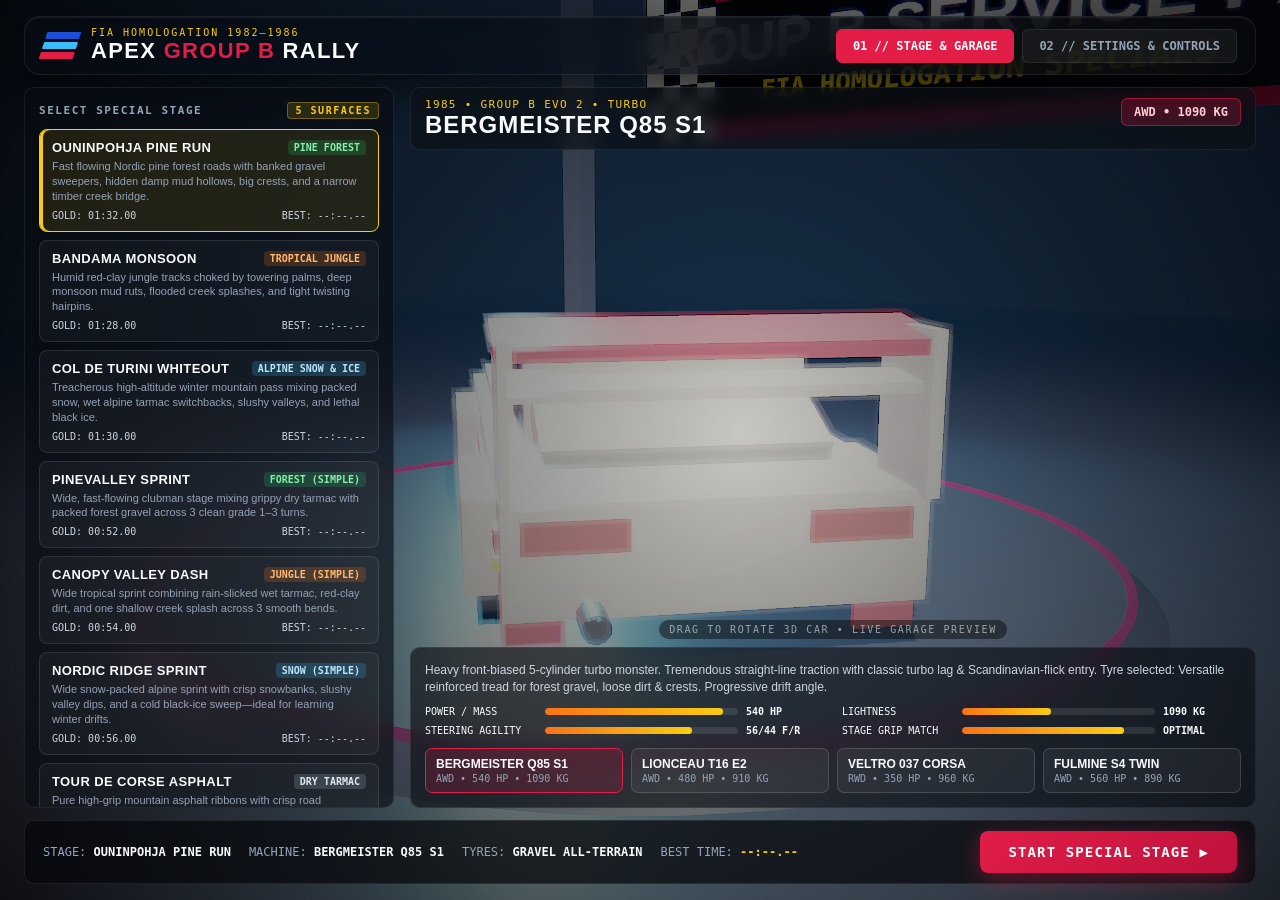
<file: index.html>
<!DOCTYPE html>
<html lang="en">
<head>
  <meta charset="UTF-8" />
  <meta name="viewport" content="width=device-width, initial-scale=1.0, maximum-scale=1.0, user-scalable=no, viewport-fit=cover" />
  <title>APEX GROUP B // 1986 WRC Rally Simulator</title>
  <link rel="stylesheet" href="styles.css?v=4" />
</head>
<body>
  <!-- Fullscreen 3D WebGL Canvas (Garage Showcase in Menu, Cockpit POV in Stage) -->
  <canvas id="game-canvas"></canvas>

  <!-- ==================== MAIN MENU OVERLAY ==================== -->
  <div id="main-menu" class="menu-overlay">
    <header class="menu-topbar">
      <div class="brand-lockup">
        <div class="rally-stripes">
          <span class="s1"></span><span class="s2"></span><span class="s3"></span>
        </div>
        <div>
          <div class="brand-kicker">FIA HOMOLOGATION 1982–1986</div>
          <h1 class="brand-title">APEX <span class="accent">GROUP B</span> RALLY</h1>
        </div>
      </div>

      <nav class="menu-tabs">
        <button class="tab-btn active" data-tab="stage-tab">01 // STAGE &amp; GARAGE</button>
        <button class="tab-btn" data-tab="settings-tab">02 // SETTINGS &amp; CONTROLS</button>
      </nav>
    </header>

    <main class="menu-body">
      <!-- TAB 1: STAGE, CAR & TYRE SELECTION -->
      <section id="stage-tab" class="tab-panel active">
        <div class="menu-columns">
          <!-- Left Column: Stage Select -->
          <div class="panel-card">
            <div class="panel-heading">
              <span>SELECT SPECIAL STAGE</span>
              <span class="badge-tag">5 SURFACES</span>
            </div>
            <div id="track-list" class="track-list"></div>

            <div class="panel-heading mt-16">
              <span>SELECT TYRE COMPOUND</span>
              <span id="tyre-rec-badge" class="badge-tag">AFFECTS GRIP &amp; TURN-IN</span>
            </div>
            <div id="tyre-list" class="tyre-grid"></div>
          </div>

          <!-- Center Space lets 3D Turntable Car shine, with Bottom Car Selector Bar -->
          <div class="showcase-column">
            <div class="showcase-header">
              <div>
                <div id="car-era-label" class="car-era">1985 • GROUP B EVO 2</div>
                <h2 id="car-name-label" class="car-name">BERGMEISTER Q85 S1</h2>
              </div>
              <div id="car-drivetrain-badge" class="drivetrain-pill">AWD • 1090 KG</div>
            </div>

            <div class="showcase-spacer">
              <div class="turntable-hint">DRAG TO ROTATE 3D CAR • LIVE GARAGE PREVIEW</div>
            </div>

            <div class="panel-card car-specs-card">
              <p id="car-summary" class="car-summary"></p>
              <div class="spec-grid">
                <div class="spec-row">
                  <span>POWER / MASS</span>
                  <div class="bar-track"><div id="stat-power" class="bar-fill"></div></div>
                  <strong id="spec-power-val">540 HP</strong>
                </div>
                <div class="spec-row">
                  <span>LIGHTNESS</span>
                  <div class="bar-track"><div id="stat-weight" class="bar-fill"></div></div>
                  <strong id="spec-weight-val">1090 KG</strong>
                </div>
                <div class="spec-row">
                  <span>STEERING AGILITY</span>
                  <div class="bar-track"><div id="stat-handling" class="bar-fill"></div></div>
                  <strong id="spec-bias-val">56/44 F/R</strong>
                </div>
                <div class="spec-row">
                  <span>STAGE GRIP MATCH</span>
                  <div class="bar-track"><div id="stat-grip" class="bar-fill"></div></div>
                  <strong id="spec-grip-val">OPTIMAL</strong>
                </div>
              </div>

              <div id="car-list" class="car-selector-strip"></div>
            </div>
          </div>
        </div>

        <footer class="menu-launch-bar">
          <div class="selected-summary">
            <div><span class="muted">STAGE:</span> <strong id="summary-track">OUNINPOHJA PINE RUN</strong></div>
            <div><span class="muted">MACHINE:</span> <strong id="summary-car">BERGMEISTER Q85 S1</strong></div>
            <div><span class="muted">TYRES:</span> <strong id="summary-tyre">GRAVEL ALL-TERRAIN</strong></div>
            <div><span class="muted">BEST TIME:</span> <strong id="summary-best" class="gold-text">--:--.--</strong></div>
          </div>
          <button id="btn-start-stage" class="btn-launch">START SPECIAL STAGE ▶</button>
        </footer>
      </section>

      <!-- TAB 2: SETTINGS & CONTROLS -->
      <section id="settings-tab" class="tab-panel">
        <div class="settings-grid">
          <div class="panel-card">
            <div class="panel-heading"><span>DRIVING PHYSICS &amp; ASSISTS</span></div>

            <div class="setting-item">
              <label for="set-control-mode">CONTROLS INPUT MODE</label>
              <select id="set-control-mode">
                <option value="auto" selected>AUTO DETECT (PC / PHONE)</option>
                <option value="pc">PC CONTROLS (KEYBOARD)</option>
                <option value="phone">PHONE CONTROLS (ON-SCREEN TOUCH)</option>
              </select>
            </div>

            <div class="setting-item">
              <label for="set-assists">DRIVING ASSISTS</label>
              <select id="set-assists">
                <option value="off">OFF — PURE GROUP B SIM</option>
                <option value="low" selected>LOW — CLUBMAN RALLY (RECOMMENDED)</option>
                <option value="medium">MEDIUM — COUNTERSTEER ASSIST</option>
                <option value="arcade">ARCADE — EASY FOR EVERYONE (MAX ASSIST)</option>
              </select>
            </div>

            <div class="setting-item">
              <label for="set-trans">GEARBOX TRANSMISSION</label>
              <select id="set-trans">
                <option value="auto" selected>AUTOMATIC</option>
                <option value="manual">MANUAL SEQUENTIAL (Q / E)</option>
              </select>
            </div>

            <div class="setting-item">
              <label for="set-steer-sens">STEERING SENSITIVITY (<span id="val-steer-sens">1.00</span>x)</label>
              <input id="set-steer-sens" type="range" min="0.6" max="1.6" step="0.05" value="1.0" />
            </div>

            <div class="setting-item">
              <label for="set-fov">COCKPIT CAMERA FOV (<span id="val-fov">68</span>°)</label>
              <input id="set-fov" type="range" min="56" max="86" step="1" value="68" />
            </div>

            <div class="setting-item">
              <label for="set-units">SPEEDOMETER UNITS</label>
              <select id="set-units">
                <option value="kmh" selected>KM/H (METRIC WRC)</option>
                <option value="mph">MPH (IMPERIAL)</option>
              </select>
            </div>
          </div>

          <div class="panel-card">
            <div class="panel-heading"><span>GRAPHICS &amp; AUDIO</span></div>

            <div class="setting-item">
              <label for="set-quality">3D GRAPHICS QUALITY</label>
              <select id="set-quality">
                <option value="high" selected>HIGH — RESHADE ULTRA (HD TEXTURES &amp; LIGHTING)</option>
                <option value="medium">MEDIUM — BALANCED 60 FPS</option>
                <option value="low">LOW — MAXIMUM PERFORMANCE</option>
              </select>
            </div>
            <div class="setting-item">
              <label for="set-weather">STAGE WEATHER</label>
              <select id="set-weather">
                <option value="auto" selected>STAGE DEFAULT (AUTO)</option>
                <option value="clear">CLEAR SKY (0% GRIP PENALTY)</option>
                <option value="overcast">OVERCAST (-2% GRIP)</option>
                <option value="rain">RAIN (-6% GRIP)</option>
                <option value="snow">SNOWFALL (-8% GRIP)</option>
                <option value="storm">HEAVY STORM (-10% GRIP)</option>
              </select>
            </div>

            <div class="setting-item">
              <label for="set-master-vol">MASTER VOLUME (<span id="val-master-vol">75</span>%)</label>
              <input id="set-master-vol" type="range" min="0" max="1" step="0.05" value="0.75" />
            </div>

            <div class="setting-item">
              <label for="set-engine-vol">ENGINE &amp; TURBO FLUTTER (<span id="val-engine-vol">80</span>%)</label>
              <input id="set-engine-vol" type="range" min="0" max="1" step="0.05" value="0.80" />
            </div>

            <div class="setting-item">
              <label for="set-sfx-vol">SURFACE &amp; RADIO SFX (<span id="val-sfx-vol">85</span>%)</label>
              <input id="set-sfx-vol" type="range" min="0" max="1" step="0.05" value="0.85" />
            </div>

            <div class="setting-item checkbox-row">
              <label for="set-voice">CO-PILOT SPOKEN PACE NOTES (VOICE)</label>
              <input id="set-voice" type="checkbox" checked />
            </div>
          </div>

          <div class="panel-card">
            <div class="panel-heading"><span>COCKPIT CONTROLS</span></div>
            <div class="controls-list">
              <div><kbd>W</kbd> / <kbd>↑</kbd><span>THROTTLE</span></div>
              <div><kbd>S</kbd> / <kbd>↓</kbd><span>BRAKE / REVERSE</span></div>
              <div><kbd>A</kbd> <kbd>D</kbd> / <kbd>←</kbd> <kbd>→</kbd><span>STEERING &amp; COUNTERSTEER</span></div>
              <div><kbd>SPACE</kbd><span>HANDBRAKE (HAIRPIN SLIDE)</span></div>
              <div><kbd>E</kbd> / <kbd>Q</kbd><span>SHIFT UP / DOWN (MANUAL)</span></div>
              <div><kbd>V</kbd><span>TOGGLE WINDSHIELD WIPERS</span></div>
              <div><kbd>L</kbd><span>RALLY LIGHT POD BEAM</span></div>
              <div><kbd>C</kbd><span>GLANCE CO-PILOT &amp; MAP SCREEN</span></div>
              <div><kbd>R</kbd><span>RECOVER CAR TO ROAD</span></div>
              <div><kbd>ESC</kbd><span>PAUSE / MENU</span></div>
            </div>
          </div>
        </div>
      </section>
    </main>
  </div>

  <!-- ==================== IN-RACE MINIMAL RALLY OVERLAY ==================== -->
  <!-- Note: Track Map & Gauges live physically INSIDE the 3D Car Cockpit! -->
  <div id="race-overlay" class="race-overlay hidden">
    <!-- Top-Center: Visual Radio Commands from Co-Pilot -->
    <div id="radio-panel" class="radio-panel urgency-info">
      <div class="radio-header">
        <div class="radio-mic-dot"></div>
        <span>CO-PILOT RADIO // INTERCOM CH.1</span>
        <div class="radio-wave">
          <span></span><span></span><span></span><span></span>
        </div>
      </div>

      <div class="radio-main">
        <div id="radio-turn-icon" class="radio-turn-icon">
          <!-- Crisp dynamic SVG turn arrow injected by JS -->
        </div>
        <div class="radio-call-text">
          <div class="radio-top-line">
            <span id="radio-grade-badge" class="grade-badge">GO</span>
            <span id="radio-call-title" class="call-title">FLAT STRAIGHT</span>
          </div>
          <div class="radio-sub-line">
            <span id="radio-extra-note" class="extra-note">PREPARE FOR LAUNCH</span>
            <span id="radio-road-status" class="road-status status-ok">PACKED GRAVEL</span>
          </div>
        </div>
      </div>

      <div id="radio-next-row" class="radio-next-row">
        <span class="next-label">NEXT:</span>
        <span id="radio-next-text">—</span>
      </div>
    </div>

    <!-- Top-Right: Stage Timer, Target Pace & Sector Splits -->
    <div class="timer-panel">
      <div class="timer-stage-name" id="hud-stage-name">OUNINPOHJA PINE RUN</div>
      <div class="timer-clock" id="hud-timer">00:00.00</div>
      <div class="timer-meta">
        <span>GOLD <strong id="hud-gold-target">01:32.00</strong></span>
        <span>BEST <strong id="hud-best-time">--:--.--</strong></span>
      </div>
      <div id="sector-toast" class="sector-toast hidden"></div>
    </div>

    <!-- Center Start Countdown Lights / Banner -->
    <div id="countdown-banner" class="countdown-banner hidden">
      <div class="countdown-lights">
        <span class="cd-light" id="cd-l1"></span>
        <span class="cd-light" id="cd-l2"></span>
        <span class="cd-light" id="cd-l3"></span>
      </div>
      <div id="countdown-text" class="countdown-text">3</div>
    </div>

    <!-- Bottom Subtle Key Hints (PC Mode) -->
    <div id="pc-controls-strip" class="controls-strip">
      <span><kbd>WASD</kbd> DRIVE</span>
      <span><kbd>SPACE</kbd> HANDBRAKE</span>
      <span><kbd>C</kbd> GLANCE CO-PILOT</span>
      <span><kbd>V</kbd> WIPERS</span>
      <span><kbd>L</kbd> LIGHTS</span>
      <span><kbd>R</kbd> RECOVER</span>
      <span><kbd>ESC</kbd> PAUSE</span>
    </div>

    <!-- Phone / Touch Controls Overlay (Shown automatically on Phone or when Phone Controls selected) -->
    <div id="touch-action-pills" class="touch-action-pills hidden">
      <button id="t-btn-glance" class="t-pill-btn" title="Glance Co-Pilot &amp; Map">👁</button>
      <button id="t-btn-wipers" class="t-pill-btn" title="Wipers">💧</button>
      <button id="t-btn-lights" class="t-pill-btn active" title="Lights">💡</button>
      <button id="t-btn-recover" class="t-pill-btn" title="Recover">↺</button>
      <button id="t-btn-pause" class="t-pill-btn" title="Pause">❚❚</button>
    </div>

    <div id="touch-controls-layer" class="touch-controls-layer hidden">
      <div class="t-steer-zone">
        <button id="t-pad-left" class="t-touch-btn t-steer-pad">◀</button>
        <button id="t-pad-right" class="t-touch-btn t-steer-pad">▶</button>
      </div>
      <div class="t-pedals-zone">
        <div class="t-aux-row">
          <button id="t-pad-shift-down" class="t-touch-btn t-shift-pad hidden">−</button>
          <button id="t-pad-shift-up" class="t-touch-btn t-shift-pad hidden">+</button>
          <button id="t-pad-hb" class="t-touch-btn t-hb-pad">HANDBRAKE</button>
        </div>
        <div class="t-main-pedals">
          <button id="t-pad-brake" class="t-touch-btn t-brake-pad">BRAKE<br/>REV</button>
          <button id="t-pad-gas" class="t-touch-btn t-gas-pad">GAS</button>
        </div>
      </div>
    </div>
  </div>

  <!-- ==================== PAUSE MODAL ==================== -->
  <div id="pause-modal" class="modal-backdrop hidden">
    <div class="modal-card">
      <div class="rally-stripes small">
        <span class="s1"></span><span class="s2"></span><span class="s3"></span>
      </div>
      <h2>STAGE PAUSED</h2>
      <p id="pause-stage-info" class="muted">OUNINPOHJA PINE RUN</p>
      <div class="modal-actions">
        <button id="btn-resume" class="btn-launch">RESUME STAGE</button>
        <button id="btn-restart" class="btn-secondary">RESTART STAGE</button>
        <button id="btn-quit-menu" class="btn-secondary">RETURN TO SERVICE PARK</button>
      </div>
    </div>
  </div>

  <!-- ==================== STAGE FINISH RESULTS MODAL ==================== -->
  <div id="finish-modal" class="modal-backdrop hidden">
    <div class="modal-card finish-card">
      <div class="rally-stripes small">
        <span class="s1"></span><span class="s2"></span><span class="s3"></span>
      </div>
      <div id="finish-medal-badge" class="finish-medal gold">GOLD STAGE TIME</div>
      <h2 id="finish-stage-title">STAGE COMPLETE</h2>
      <div class="finish-time-big" id="finish-total-time">01:31.42</div>
      <div id="finish-pb-banner" class="pb-banner hidden">★ NEW PERSONAL STAGE RECORD! ★</div>

      <div class="finish-stats-grid">
        <div><span>SECTOR 1</span><strong id="fin-s1">--:--.--</strong></div>
        <div><span>SECTOR 2</span><strong id="fin-s2">--:--.--</strong></div>
        <div><span>TOP SPEED</span><strong id="fin-top-spd">172 KM/H</strong></div>
        <div><span>MAX DRIFT</span><strong id="fin-drift">42°</strong></div>
        <div><span>TYRE HEALTH</span><strong id="fin-tyre">94%</strong></div>
        <div><span>OFF-TRACKS</span><strong id="fin-off">0</strong></div>
      </div>

      <div class="modal-actions horizontal">
        <button id="btn-finish-retry" class="btn-secondary">RETRY STAGE</button>
        <button id="btn-finish-next" class="btn-launch">NEXT STAGE ▶</button>
        <button id="btn-finish-menu" class="btn-secondary">MAIN MENU</button>
      </div>
    </div>
  </div>

  <!-- Scripts loaded in dependency order (works cleanly on both http:// and file://) -->
  <script src="vendor/three.min.js"></script>
  <script src="src/data.js?v=7"></script>
  <script src="src/textures.js?v=4"></script>
  <script src="src/audio.js?v=4"></script>
  <script src="src/tracks.js?v=7"></script>
  <script src="src/carVisuals.js?v=7"></script>
  <script src="src/physics.js?v=7"></script>
  <script src="src/reshade.js?v=4"></script>
  <script src="src/core.js?v=7"></script>
  <script src="src/main.js?v=9"></script>
</body>
</html>
</file>
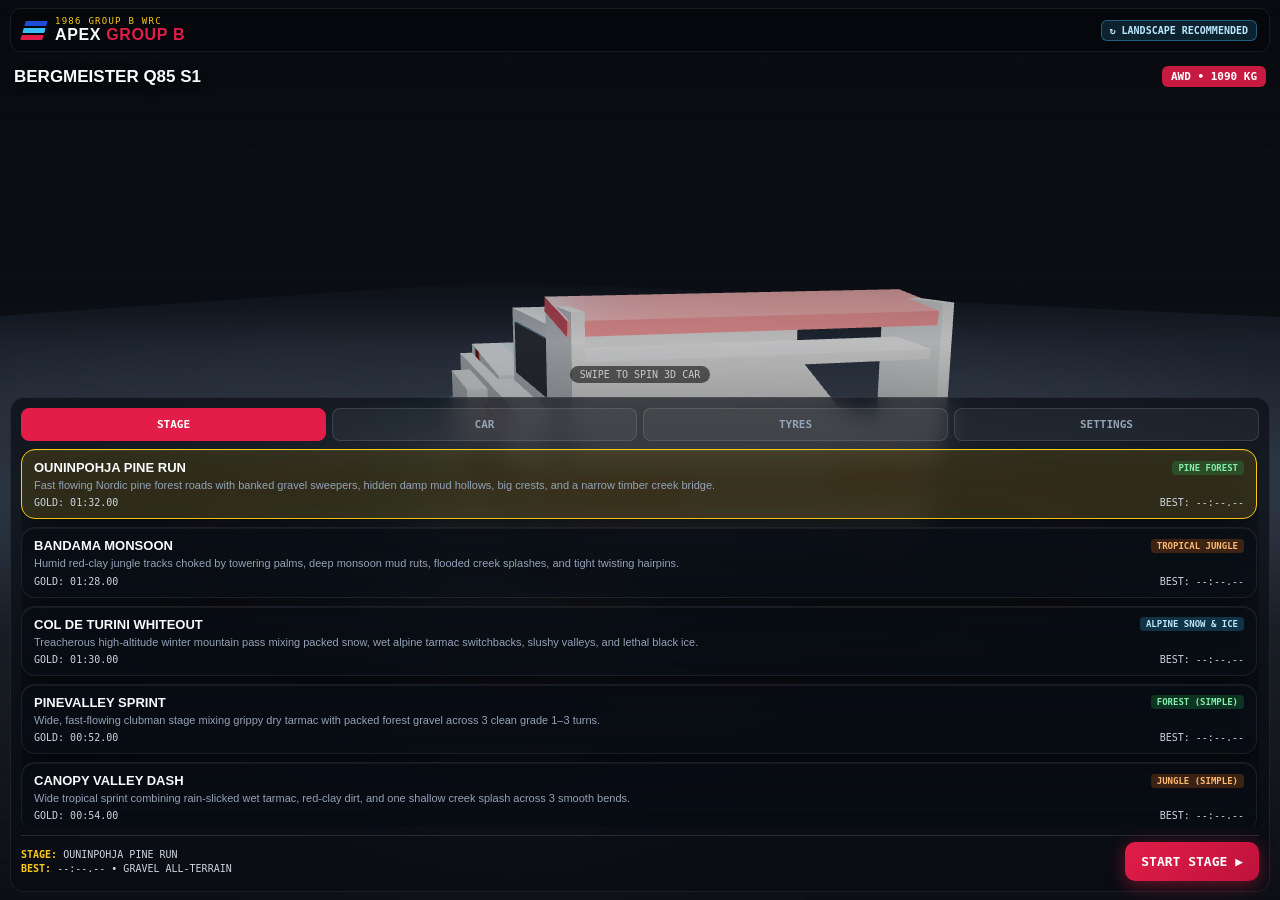
<file: mobile.html>
<!DOCTYPE html>
<html lang="en">
<head>
  <meta charset="UTF-8" />
  <meta name="viewport" content="width=device-width, initial-scale=1.0, maximum-scale=1.0, user-scalable=no, viewport-fit=cover" />
  <meta name="apple-mobile-web-app-capable" content="yes" />
  <meta name="apple-mobile-web-app-status-bar-style" content="black-translucent" />
  <title>APEX GROUP B // Mobile Rally</title>
  <link rel="stylesheet" href="mobile.css?v=4" />
</head>
<body>
  <canvas id="game-canvas"></canvas>

  <!-- ==================== MOBILE MAIN MENU ==================== -->
  <div id="main-menu" class="m-menu">
    <header class="m-header">
      <div class="m-brand">
        <div class="m-stripes"><span class="s1"></span><span class="s2"></span><span class="s3"></span></div>
        <div>
          <div class="m-kicker">1986 GROUP B WRC</div>
          <div class="m-title">APEX <span>GROUP B</span></div>
        </div>
      </div>
      <div class="m-rotate-pill">↻ LANDSCAPE RECOMMENDED</div>
    </header>

    <div class="m-main-grid">
      <div id="m-showcase-drag" class="m-showcase-area">
        <div class="m-car-banner">
          <div id="m-car-name" class="m-car-name">BERGMEISTER Q85 S1</div>
          <div id="m-car-pill" class="m-car-pill">AWD • 1090 KG</div>
        </div>
        <div class="m-drag-hint">SWIPE TO SPIN 3D CAR</div>
      </div>

      <div class="m-sheet">
      <div class="m-tabs">
        <button class="m-tab active" data-tab="m-stage-panel">STAGE</button>
        <button class="m-tab" data-tab="m-car-panel">CAR</button>
        <button class="m-tab" data-tab="m-tyre-panel">TYRES</button>
        <button class="m-tab" data-tab="m-settings-panel">SETTINGS</button>
      </div>

      <div class="m-tab-body">
        <div id="m-stage-panel" class="m-panel active">
          <div id="m-track-list" class="m-scroll-list"></div>
        </div>

        <div id="m-car-panel" class="m-panel">
          <div id="m-car-list" class="m-scroll-list"></div>
        </div>

        <div id="m-tyre-panel" class="m-panel">
          <div id="m-tyre-list" class="m-tyre-grid"></div>
        </div>

        <div id="m-settings-panel" class="m-panel">
          <div class="m-setting-row">
            <label for="m-control-mode">CONTROLS INPUT MODE</label>
            <select id="m-control-mode">
              <option value="auto" selected>AUTO DETECT (PC / PHONE)</option>
              <option value="phone">PHONE CONTROLS (TOUCH)</option>
              <option value="pc">PC CONTROLS (KEYBOARD)</option>
            </select>
          </div>

          <div class="m-setting-row">
            <label for="m-steer-mode">STEERING CONTROL</label>
            <select id="m-steer-mode">
              <option value="buttons" selected>TOUCH BUTTONS (◀ / ▶)</option>
              <option value="tilt">TILT PHONE (GYROSCOPE)</option>
            </select>
          </div>

          <div class="m-setting-row">
            <label for="m-assists">DRIVING ASSISTS</label>
            <select id="m-assists">
              <option value="off">OFF — PURE GROUP B SIM</option>
              <option value="low">LOW — CLUBMAN RALLY</option>
              <option value="medium">MEDIUM — COUNTERSTEER ASSIST</option>
              <option value="arcade" selected>ARCADE — EASY FOR EVERYONE (MAX ASSIST)</option>
            </select>
          </div>

          <div class="m-setting-row">
            <label for="m-trans">GEARBOX</label>
            <select id="m-trans">
              <option value="auto" selected>AUTOMATIC</option>
              <option value="manual">MANUAL (+ / - BUTTONS)</option>
            </select>
          </div>

          <div class="m-setting-row">
            <label for="m-steer-sens">STEERING SENSITIVITY (<span id="m-val-sens">1.00</span>x)</label>
            <input id="m-steer-sens" type="range" min="0.6" max="1.6" step="0.05" value="1.0" />
          </div>

          <div class="m-setting-row">
            <label for="m-quality">3D GRAPHICS QUALITY</label>
            <select id="m-quality">
              <option value="high">HIGH — RESHADE ULTRA (HD TEXTURES &amp; LIGHTING)</option>
              <option value="medium" selected>MEDIUM — SMOOTH 60 FPS (PHONE)</option>
              <option value="low">LOW — BATTERY SAVER</option>
            </select>
          </div>
          <div class="m-setting-row">
            <label for="m-weather">STAGE WEATHER</label>
            <select id="m-weather">
              <option value="auto" selected>STAGE DEFAULT (AUTO)</option>
              <option value="clear">CLEAR SKY (0% GRIP)</option>
              <option value="overcast">OVERCAST (-2% GRIP)</option>
              <option value="rain">RAIN (-6% GRIP)</option>
              <option value="snow">SNOWFALL (-8% GRIP)</option>
              <option value="storm">HEAVY STORM (-10% GRIP)</option>
            </select>
          </div>

          <div class="m-setting-row">
            <label for="m-fov">COCKPIT CAMERA FOV (<span id="m-val-fov">74</span>°)</label>
            <input id="m-fov" type="range" min="56" max="96" step="1" value="74" />
          </div>

          <div class="m-setting-row">
            <label for="m-units">SPEED UNITS</label>
            <select id="m-units">
              <option value="kmh" selected>KM/H</option>
              <option value="mph">MPH</option>
            </select>
          </div>

          <div class="m-setting-row m-check-row">
            <label for="m-voice">CO-PILOT VOICE NOTES</label>
            <input id="m-voice" type="checkbox" checked />
          </div>
        </div>
      </div>

      <div class="m-launch-row">
        <div class="m-summary-text">
          <div id="m-sum-track"><strong>STAGE:</strong> OUNINPOHJA PINE RUN</div>
          <div id="m-sum-best"><strong>BEST:</strong> --:--.-- • <span id="m-sum-tyre">GRAVEL</span></div>
        </div>
        <button id="m-btn-start" class="m-btn-start">START STAGE ▶</button>
      </div>
      </div>
    </div>
  </div>

  <!-- ==================== IN-RACE MOBILE HUD + TOUCH CONTROLS ==================== -->
  <div id="race-overlay" class="m-race-overlay hidden">
    <div class="m-top-bar">
      <!-- Visual Radio Commands -->
      <div id="radio-panel" class="m-radio urgency-info">
        <div class="m-radio-head">
          <span class="m-mic-dot"></span>
          <span>CO-PILOT RADIO</span>
        </div>
        <div class="m-radio-body">
          <div id="radio-turn-icon" class="m-radio-icon"></div>
          <div>
            <div class="m-radio-title">
              <span id="radio-grade-badge" class="m-grade">GO</span>
              <span id="radio-call-title">FLAT STRAIGHT</span>
            </div>
            <div class="m-status-row">
              <span id="radio-extra-note" class="m-extra">LAUNCH</span>
              <span id="radio-road-status" class="road-status status-ok">GRAVEL</span>
            </div>
          </div>
        </div>
      </div>

      <!-- Timer + Quick Cockpit Action Pills -->
      <div class="m-right-top">
        <div class="m-timer-box">
          <div class="m-timer-val" id="hud-timer">00:00.00</div>
          <div class="m-timer-sub">GOLD <span id="hud-gold-target">01:32.00</span></div>
        </div>
        <div class="m-action-pills">
          <button id="btn-glance" class="m-pill-btn" title="Glance Co-Pilot &amp; Map">👁</button>
          <button id="btn-wipers" class="m-pill-btn" title="Wipers">💧</button>
          <button id="btn-lights" class="m-pill-btn active" title="Lights">💡</button>
          <button id="btn-recover" class="m-pill-btn" title="Recover">↺</button>
          <button id="btn-pause" class="m-pill-btn" title="Pause">❚❚</button>
        </div>
        <div id="sector-toast" class="sector-toast hidden"></div>
      </div>
    </div>

    <!-- Countdown Lights -->
    <div id="countdown-banner" class="countdown-banner hidden">
      <div class="countdown-lights">
        <span class="cd-light" id="cd-l1"></span>
        <span class="cd-light" id="cd-l2"></span>
        <span class="cd-light" id="cd-l3"></span>
      </div>
      <div id="countdown-text" class="countdown-text">3</div>
    </div>

    <!-- Bottom Multi-Touch Driving Controls -->
    <div class="m-controls-layer">
      <div id="m-steer-zone" class="m-steer-zone">
        <button id="pad-left" class="touch-btn steer-pad">◀</button>
        <button id="pad-right" class="touch-btn steer-pad">▶</button>
      </div>

      <div class="m-pedals-zone">
        <div class="m-aux-row">
          <button id="pad-shift-down" class="touch-btn shift-pad hidden">−</button>
          <button id="pad-shift-up" class="touch-btn shift-pad hidden">+</button>
          <button id="pad-hb" class="touch-btn hb-pad">HANDBRAKE</button>
        </div>
        <div class="m-main-pedals">
          <button id="pad-brake" class="touch-btn brake-pad">BRAKE<br/>REV</button>
          <button id="pad-gas" class="touch-btn gas-pad">GAS</button>
        </div>
      </div>
    </div>
  </div>

  <!-- ==================== PAUSE & FINISH MODALS ==================== -->
  <div id="pause-modal" class="modal-backdrop hidden">
    <div class="modal-card">
      <h2>STAGE PAUSED</h2>
      <p id="pause-stage-info" style="color:#94a3b8;font-size:13px;"></p>
      <div class="modal-actions">
        <button id="btn-resume" class="m-btn-start">RESUME STAGE</button>
        <button id="btn-restart" class="btn-secondary">RESTART STAGE</button>
        <button id="btn-quit-menu" class="btn-secondary">MAIN MENU</button>
      </div>
    </div>
  </div>

  <div id="finish-modal" class="modal-backdrop hidden">
    <div class="modal-card">
      <div id="finish-medal-badge" class="finish-medal gold">GOLD STAGE TIME</div>
      <h2 id="finish-stage-title">STAGE COMPLETE</h2>
      <div class="finish-time-big" id="finish-total-time">01:31.42</div>
      <div id="finish-pb-banner" class="pb-banner hidden">★ NEW PERSONAL RECORD! ★</div>
      <div class="finish-stats-grid">
        <div><span>SECTOR 1</span><strong id="fin-s1">--:--.--</strong></div>
        <div><span>SECTOR 2</span><strong id="fin-s2">--:--.--</strong></div>
        <div><span>TOP SPEED</span><strong id="fin-top-spd">172 KM/H</strong></div>
        <div><span>MAX DRIFT</span><strong id="fin-drift">42°</strong></div>
        <div><span>TYRE HEALTH</span><strong id="fin-tyre">94%</strong></div>
        <div><span>OFF-TRACKS</span><strong id="fin-off">0</strong></div>
      </div>
      <div class="modal-actions">
        <button id="btn-finish-next" class="m-btn-start">NEXT STAGE ▶</button>
        <button id="btn-finish-retry" class="btn-secondary">RETRY STAGE</button>
        <button id="btn-finish-menu" class="btn-secondary">MAIN MENU</button>
      </div>
    </div>
  </div>

  <script src="vendor/three.min.js"></script>
  <script src="src/data.js?v=7"></script>
  <script src="src/textures.js?v=4"></script>
  <script src="src/audio.js?v=4"></script>
  <script src="src/tracks.js?v=7"></script>
  <script src="src/carVisuals.js?v=7"></script>
  <script src="src/physics.js?v=7"></script>
  <script src="src/reshade.js?v=4"></script>
  <script src="src/core.js?v=7"></script>
  <script src="src/mobile.js?v=9"></script>
</body>
</html>
</file>
<file: styles.css>
:root {
  --bg-dark: rgba(6, 8, 12, 0.72);
  --bg-card: rgba(9, 12, 18, 0.62);
  --border: rgba(255, 255, 255, 0.08);
  --glass-blur: blur(22px) saturate(135%);
  --glass-shadow: 0 14px 40px rgba(0, 0, 0, 0.58), inset 0 1px 0 rgba(255, 255, 255, 0.06);
  --text: #f8fafc;
  --muted: #94a3b8;
  --accent-red: #e11d48;
  --accent-gold: #facc15;
  --accent-blue: #38bdf8;
  --accent-green: #22c55e;
  --accent-orange: #f97316;
  --font-ui: 'Inter', -apple-system, BlinkMacSystemFont, 'Segoe UI', Roboto, sans-serif;
  --font-mono: 'JetBrains Mono', 'SFMono-Regular', Menlo, Consolas, monospace;
}

* {
  box-sizing: border-box;
  margin: 0;
  padding: 0;
  user-select: none;
}

html, body {
  width: 100%;
  height: 100%;
  overflow: hidden;
  background: #0a0c10;
  color: var(--text);
  font-family: var(--font-ui);
}

#game-canvas {
  position: fixed;
  inset: 0;
  width: 100%;
  height: 100%;
  display: block;
}

.hidden {
  display: none !important;
}

.muted {
  color: var(--muted);
}

.gold-text {
  color: var(--accent-gold);
}

.mt-16 {
  margin-top: 12px;
}

/* Rally Stripes Emblem */
.rally-stripes {
  display: flex;
  flex-direction: column;
  gap: 3px;
  width: 34px;
  transform: skewX(-18deg);
}
.rally-stripes span {
  height: 7px;
  border-radius: 1px;
}
.rally-stripes.small {
  flex-direction: row;
  width: 72px;
  margin-bottom: 10px;
}
.rally-stripes.small span {
  flex: 1;
  height: 5px;
}
.rally-stripes .s1 { background: #1d4ed8; }
.rally-stripes .s2 { background: #38bdf8; }
.rally-stripes .s3 { background: #e11d48; }

/* ==================== MAIN MENU OVERLAY ==================== */
.menu-overlay {
  position: fixed;
  inset: 0;
  display: flex;
  flex-direction: column;
  justify-content: space-between;
  padding: 16px 24px;
  background: radial-gradient(circle at 58% 48%, rgba(4,6,10,0.22) 0%, rgba(4,6,10,0.74) 72%, rgba(3,5,8,0.94) 100%);
  z-index: 10;
}

.menu-topbar {
  display: flex;
  align-items: center;
  justify-content: space-between;
  gap: 16px;
  padding: 10px 18px;
  background: var(--bg-dark);
  border: 1px solid var(--border);
  border-radius: 10px;
  backdrop-filter: blur(10px);
}

.brand-lockup {
  display: flex;
  align-items: center;
  gap: 14px;
}

.brand-kicker {
  font-family: var(--font-mono);
  font-size: 10px;
  letter-spacing: 0.2em;
  color: var(--accent-gold);
}

.brand-title {
  font-size: 22px;
  font-weight: 900;
  letter-spacing: 0.06em;
}

.brand-title .accent {
  color: var(--accent-red);
}

.menu-tabs {
  display: flex;
  gap: 8px;
}

.tab-btn {
  padding: 9px 16px;
  border-radius: 6px;
  border: 1px solid var(--border);
  background: rgba(255, 255, 255, 0.05);
  color: var(--muted);
  font-family: var(--font-mono);
  font-size: 12px;
  font-weight: 700;
  cursor: pointer;
  transition: 0.15s ease;
}

.tab-btn:hover {
  color: #fff;
  border-color: rgba(255, 255, 255, 0.3);
}

.tab-btn.active {
  background: var(--accent-red);
  border-color: var(--accent-red);
  color: #fff;
}

.menu-body {
  flex: 1;
  min-height: 0;
  margin-top: 12px;
  display: flex;
  flex-direction: column;
}

.tab-panel {
  display: none;
  flex: 1;
  min-height: 0;
  flex-direction: column;
  justify-content: space-between;
  gap: 12px;
}

.tab-panel.active {
  display: flex;
}

.menu-columns {
  display: grid;
  grid-template-columns: 370px 1fr;
  gap: 16px;
  flex: 1;
  min-height: 0;
}

.panel-card {
  background: var(--bg-card);
  border: 1px solid var(--border);
  border-radius: 10px;
  padding: 14px;
  backdrop-filter: blur(12px);
  overflow-y: auto;
}

.panel-heading {
  display: flex;
  justify-content: space-between;
  align-items: center;
  font-family: var(--font-mono);
  font-size: 11px;
  font-weight: 800;
  letter-spacing: 0.14em;
  color: var(--muted);
  margin-bottom: 10px;
}

.badge-tag {
  font-size: 10px;
  padding: 2px 7px;
  border-radius: 4px;
  background: rgba(250, 204, 21, 0.14);
  color: var(--accent-gold);
  border: 1px solid rgba(250, 204, 21, 0.35);
}

/* Track Selection Cards */
.track-list {
  display: flex;
  flex-direction: column;
  gap: 8px;
}

.track-card {
  padding: 10px 12px;
  border-radius: 8px;
  border: 1px solid rgba(255, 255, 255, 0.1);
  background: rgba(255, 255, 255, 0.04);
  cursor: pointer;
  transition: 0.15s ease;
}

.track-card:hover {
  border-color: rgba(255, 255, 255, 0.28);
  background: rgba(255, 255, 255, 0.08);
}

.track-card.selected {
  border-color: var(--accent-gold);
  background: rgba(250, 204, 21, 0.10);
  box-shadow: inset 3px 0 0 var(--accent-gold);
}

.track-card-top {
  display: flex;
  justify-content: space-between;
  align-items: center;
  margin-bottom: 4px;
}

.track-title {
  font-weight: 800;
  font-size: 13px;
  letter-spacing: 0.03em;
}

.biome-pill {
  font-family: var(--font-mono);
  font-size: 10px;
  font-weight: 700;
  padding: 2px 6px;
  border-radius: 4px;
}
.biome-forest { background: rgba(34, 197, 94, 0.2); color: #86efac; }
.biome-jungle { background: rgba(249, 115, 22, 0.2); color: #fdba74; }
.biome-snow { background: rgba(56, 189, 248, 0.2); color: #bae6fd; }
.biome-tarmac { background: rgba(148, 163, 184, 0.24); color: #e2e8f0; }
.biome-wet_tarmac { background: rgba(14, 165, 233, 0.24); color: #7dd3fc; }

.track-desc {
  font-size: 11px;
  color: var(--muted);
  line-height: 1.35;
}

.track-meta {
  display: flex;
  justify-content: space-between;
  margin-top: 6px;
  font-family: var(--font-mono);
  font-size: 10px;
  color: #cbd5e1;
}

/* Tyre Grid */
.tyre-grid {
  display: grid;
  grid-template-columns: 1fr 1fr;
  gap: 7px;
}

.tyre-card {
  padding: 8px 9px;
  border-radius: 7px;
  border: 1px solid rgba(255, 255, 255, 0.1);
  background: rgba(255, 255, 255, 0.04);
  cursor: pointer;
  transition: 0.15s ease;
}

.tyre-card:hover {
  border-color: rgba(255, 255, 255, 0.3);
}

.tyre-card.selected {
  border-color: var(--accent-blue);
  background: rgba(56, 189, 248, 0.14);
}

.tyre-name {
  font-size: 11px;
  font-weight: 800;
  display: flex;
  align-items: center;
  gap: 5px;
}

.tyre-dot {
  width: 8px;
  height: 8px;
  border-radius: 50%;
  flex-shrink: 0;
}

.tyre-tag {
  font-family: var(--font-mono);
  font-size: 9px;
  color: var(--muted);
  margin-top: 2px;
}

.tyre-rec-pill {
  display: inline-block;
  margin-top: 4px;
  font-family: var(--font-mono);
  font-size: 9px;
  font-weight: 800;
  color: #22c55e;
}

/* Showcase Column (Right of Menu over Live 3D Turntable) */
.showcase-column {
  display: flex;
  flex-direction: column;
  justify-content: space-between;
  min-height: 0;
}

.showcase-header {
  display: flex;
  justify-content: space-between;
  align-items: flex-start;
  padding: 10px 14px;
  background: rgba(12, 16, 22, 0.65);
  border: 1px solid var(--border);
  border-radius: 10px;
  backdrop-filter: blur(8px);
}

.car-era {
  font-family: var(--font-mono);
  font-size: 11px;
  color: var(--accent-gold);
  letter-spacing: 0.12em;
}

.car-name {
  font-size: 24px;
  font-weight: 900;
  letter-spacing: 0.04em;
}

.drivetrain-pill {
  font-family: var(--font-mono);
  font-size: 12px;
  font-weight: 800;
  padding: 6px 12px;
  border-radius: 6px;
  background: rgba(225, 29, 72, 0.22);
  border: 1px solid rgba(225, 29, 72, 0.55);
  color: #fecdd3;
}

.showcase-spacer {
  flex: 1;
  display: flex;
  align-items: flex-end;
  justify-content: center;
  padding-bottom: 8px;
  cursor: grab;
}
.showcase-spacer:active {
  cursor: grabbing;
}

.turntable-hint {
  font-family: var(--font-mono);
  font-size: 10px;
  letter-spacing: 0.16em;
  color: rgba(255, 255, 255, 0.55);
  background: rgba(0, 0, 0, 0.45);
  padding: 4px 10px;
  border-radius: 20px;
}

.car-specs-card {
  flex-shrink: 0;
}

.car-summary {
  font-size: 12px;
  color: #cbd5e1;
  margin-bottom: 10px;
  line-height: 1.4;
}

.spec-grid {
  display: grid;
  grid-template-columns: 1fr 1fr;
  gap: 8px 18px;
  margin-bottom: 12px;
}

.spec-row {
  display: grid;
  grid-template-columns: 112px 1fr 78px;
  align-items: center;
  gap: 8px;
  font-family: var(--font-mono);
  font-size: 10px;
}

.bar-track {
  height: 7px;
  background: rgba(255, 255, 255, 0.1);
  border-radius: 4px;
  overflow: hidden;
}

.bar-fill {
  height: 100%;
  background: linear-gradient(90deg, #f97316, #facc15);
  border-radius: 4px;
  transition: width 0.25s ease;
}

.car-selector-strip {
  display: grid;
  grid-template-columns: repeat(4, 1fr);
  gap: 8px;
}

.car-chip {
  padding: 8px 10px;
  border-radius: 7px;
  border: 1px solid rgba(255, 255, 255, 0.14);
  background: rgba(255, 255, 255, 0.05);
  cursor: pointer;
  transition: 0.15s ease;
}

.car-chip:hover {
  border-color: rgba(255, 255, 255, 0.35);
}

.car-chip.selected {
  border-color: var(--accent-red);
  background: rgba(225, 29, 72, 0.18);
}

.car-chip-name {
  font-weight: 800;
  font-size: 12px;
}

.car-chip-meta {
  font-family: var(--font-mono);
  font-size: 10px;
  color: var(--muted);
  margin-top: 2px;
}

/* Bottom Launch Bar */
.menu-launch-bar {
  display: flex;
  align-items: center;
  justify-content: space-between;
  gap: 16px;
  padding: 10px 18px;
  background: var(--bg-dark);
  border: 1px solid var(--border);
  border-radius: 10px;
  backdrop-filter: blur(12px);
}

.selected-summary {
  display: flex;
  flex-wrap: wrap;
  gap: 18px;
  font-family: var(--font-mono);
  font-size: 12px;
}

.btn-launch {
  padding: 13px 28px;
  border: none;
  border-radius: 8px;
  background: linear-gradient(135deg, #e11d48, #be123c);
  color: #fff;
  font-family: var(--font-mono);
  font-size: 14px;
  font-weight: 900;
  letter-spacing: 0.08em;
  cursor: pointer;
  box-shadow: 0 6px 24px rgba(225, 29, 72, 0.4);
  transition: transform 0.12s ease, filter 0.15s ease;
}

.btn-launch:hover {
  filter: brightness(1.12);
  transform: translateY(-1px);
}

.btn-secondary {
  padding: 11px 20px;
  border-radius: 8px;
  border: 1px solid rgba(255, 255, 255, 0.22);
  background: rgba(255, 255, 255, 0.07);
  color: #fff;
  font-family: var(--font-mono);
  font-size: 12px;
  font-weight: 700;
  cursor: pointer;
}
.btn-secondary:hover {
  background: rgba(255, 255, 255, 0.14);
}

/* Settings Tab */
.settings-grid {
  display: grid;
  grid-template-columns: repeat(3, 1fr);
  gap: 16px;
  flex: 1;
  min-height: 0;
}

.setting-item {
  display: flex;
  flex-direction: column;
  gap: 6px;
  margin-bottom: 14px;
}

.setting-item label {
  font-family: var(--font-mono);
  font-size: 11px;
  color: #cbd5e1;
}

.setting-item select,
.setting-item input[type="range"] {
  width: 100%;
  accent-color: var(--accent-red);
}

.setting-item select {
  padding: 8px 10px;
  border-radius: 6px;
  background: #0f172a;
  color: #f8fafc;
  border: 1px solid rgba(255, 255, 255, 0.2);
  font-family: var(--font-mono);
  font-size: 12px;
}

.checkbox-row {
  flex-direction: row;
  align-items: center;
  justify-content: space-between;
}

.checkbox-row input {
  width: 18px;
  height: 18px;
  accent-color: var(--accent-red);
}

.controls-list {
  display: flex;
  flex-direction: column;
  gap: 9px;
}

.controls-list div {
  display: flex;
  justify-content: space-between;
  align-items: center;
  font-size: 12px;
  padding-bottom: 6px;
  border-bottom: 1px solid rgba(255, 255, 255, 0.06);
}

kbd {
  display: inline-block;
  padding: 2px 6px;
  border-radius: 4px;
  background: rgba(255, 255, 255, 0.14);
  border: 1px solid rgba(255, 255, 255, 0.24);
  font-family: var(--font-mono);
  font-size: 10px;
  font-weight: 700;
  color: #fff;
}

/* ==================== IN-RACE MINIMAL RALLY OVERLAY ==================== */
.race-overlay {
  position: fixed;
  inset: 0;
  pointer-events: none;
  z-index: 5;
}

/* Visual Co-Pilot Radio Pacenote Panel (Top-Center-Left) */
.radio-panel {
  position: absolute;
  top: 16px;
  left: 20px;
  width: 390px;
  background: rgba(11, 15, 22, 0.88);
  border: 2px solid rgba(255, 255, 255, 0.16);
  border-radius: 10px;
  padding: 10px 14px;
  backdrop-filter: blur(8px);
  box-shadow: 0 10px 30px rgba(0, 0, 0, 0.5);
  transition: border-color 0.2s ease, transform 0.15s ease;
}

.radio-panel.urgency-danger {
  border-color: #ef4444;
  box-shadow: 0 0 24px rgba(239, 68, 68, 0.35);
}
.radio-panel.urgency-warn {
  border-color: #facc15;
}
.radio-panel.urgency-info {
  border-color: #38bdf8;
}

.radio-panel.pulse {
  transform: scale(1.03);
}

.radio-header {
  display: flex;
  align-items: center;
  gap: 8px;
  font-family: var(--font-mono);
  font-size: 10px;
  letter-spacing: 0.12em;
  color: var(--muted);
  margin-bottom: 8px;
}

.radio-mic-dot {
  width: 8px;
  height: 8px;
  border-radius: 50%;
  background: #22c55e;
  box-shadow: 0 0 8px #22c55e;
}

.radio-wave {
  margin-left: auto;
  display: flex;
  align-items: flex-end;
  gap: 2px;
  height: 12px;
}
.radio-wave span {
  width: 3px;
  background: #38bdf8;
  height: 4px;
  border-radius: 1px;
  animation: waveBar 0.7s infinite ease-in-out alternate;
}
.radio-wave span:nth-child(2) { animation-delay: 0.15s; height: 10px; }
.radio-wave span:nth-child(3) { animation-delay: 0.3s; height: 7px; }
.radio-wave span:nth-child(4) { animation-delay: 0.45s; height: 12px; }

@keyframes waveBar {
  from { transform: scaleY(0.35); }
  to { transform: scaleY(1.0); }
}

.radio-main {
  display: flex;
  align-items: center;
  gap: 14px;
}

.radio-turn-icon {
  width: 66px;
  height: 66px;
  border-radius: 8px;
  background: rgba(255, 255, 255, 0.06);
  display: flex;
  align-items: center;
  justify-content: center;
  flex-shrink: 0;
}

.radio-call-text {
  flex: 1;
  min-width: 0;
}

.radio-top-line {
  display: flex;
  align-items: center;
  gap: 8px;
  margin-bottom: 5px;
}

.grade-badge {
  font-family: var(--font-mono);
  font-size: 18px;
  font-weight: 900;
  padding: 2px 9px;
  border-radius: 5px;
  background: #38bdf8;
  color: #090d14;
}
.urgency-danger .grade-badge { background: #ef4444; color: #fff; }
.urgency-warn .grade-badge { background: #facc15; color: #111; }

.call-title {
  font-size: 20px;
  font-weight: 900;
  letter-spacing: 0.03em;
}

.radio-sub-line {
  display: flex;
  align-items: center;
  gap: 8px;
  flex-wrap: wrap;
}

.extra-note {
  font-family: var(--font-mono);
  font-size: 11px;
  font-weight: 700;
  color: #e2e8f0;
}

.road-status {
  font-family: var(--font-mono);
  font-size: 10px;
  font-weight: 800;
  padding: 2px 7px;
  border-radius: 4px;
}
.status-ok { background: rgba(34, 197, 94, 0.22); color: #86efac; border: 1px solid rgba(34, 197, 94, 0.5); }
.status-warn { background: rgba(250, 204, 21, 0.22); color: #fde047; border: 1px solid rgba(250, 204, 21, 0.5); }
.status-danger { background: rgba(239, 68, 68, 0.26); color: #fca5a5; border: 1px solid rgba(239, 68, 68, 0.6); }
.status-ice { background: rgba(56, 189, 248, 0.26); color: #bae6fd; border: 1px solid rgba(56, 189, 248, 0.65); }

.radio-next-row {
  margin-top: 7px;
  padding-top: 6px;
  border-top: 1px solid rgba(255, 255, 255, 0.1);
  font-family: var(--font-mono);
  font-size: 11px;
  color: #cbd5e1;
  display: flex;
  gap: 6px;
}
.next-label {
  color: var(--accent-gold);
  font-weight: 800;
}

/* Stage Timer Panel (Top-Right) */
.timer-panel {
  position: absolute;
  top: 16px;
  right: 20px;
  padding: 10px 16px;
  background: rgba(11, 15, 22, 0.86);
  border: 1px solid var(--border);
  border-radius: 10px;
  text-align: right;
  backdrop-filter: blur(8px);
}

.timer-stage-name {
  font-family: var(--font-mono);
  font-size: 10px;
  letter-spacing: 0.14em;
  color: var(--accent-gold);
}

.timer-clock {
  font-family: var(--font-mono);
  font-size: 30px;
  font-weight: 900;
  letter-spacing: 0.04em;
  margin: 2px 0;
}

.timer-meta {
  display: flex;
  justify-content: flex-end;
  gap: 14px;
  font-family: var(--font-mono);
  font-size: 11px;
  color: var(--muted);
}

.sector-toast {
  margin-top: 6px;
  padding: 4px 8px;
  border-radius: 5px;
  font-family: var(--font-mono);
  font-size: 12px;
  font-weight: 800;
  background: rgba(34, 197, 94, 0.25);
  color: #86efac;
}
.sector-toast.slow {
  background: rgba(239, 68, 68, 0.25);
  color: #fca5a5;
}

/* Start Countdown Banner */
.countdown-banner {
  position: absolute;
  top: 26%;
  left: 50%;
  transform: translate(-50%, -50%);
  display: flex;
  flex-direction: column;
  align-items: center;
  gap: 10px;
  padding: 16px 34px;
  background: rgba(10, 14, 20, 0.85);
  border: 2px solid rgba(255, 255, 255, 0.2);
  border-radius: 12px;
}

.countdown-lights {
  display: flex;
  gap: 12px;
}

.cd-light {
  width: 22px;
  height: 22px;
  border-radius: 50%;
  background: #27272a;
  border: 2px solid #52525b;
}
.cd-light.red {
  background: #ef4444;
  box-shadow: 0 0 18px #ef4444;
}
.cd-light.green {
  background: #22c55e;
  box-shadow: 0 0 18px #22c55e;
}

.countdown-text {
  font-family: var(--font-mono);
  font-size: 46px;
  font-weight: 900;
  letter-spacing: 0.1em;
}

.controls-strip {
  position: absolute;
  bottom: 12px;
  right: 18px;
  display: flex;
  gap: 12px;
  padding: 6px 12px;
  background: rgba(10, 14, 20, 0.68);
  border: 1px solid rgba(255, 255, 255, 0.1);
  border-radius: 8px;
  font-family: var(--font-mono);
  font-size: 10px;
  color: #cbd5e1;
}

/* Modals */
.modal-backdrop {
  position: fixed;
  inset: 0;
  background: rgba(6, 9, 14, 0.78);
  backdrop-filter: blur(8px);
  display: flex;
  align-items: center;
  justify-content: center;
  z-index: 20;
}

.modal-card {
  width: 440px;
  padding: 26px 28px;
  border-radius: 12px;
  background: #0f141d;
  border: 1px solid rgba(255, 255, 255, 0.18);
  display: flex;
  flex-direction: column;
  align-items: center;
  text-align: center;
}

.finish-card {
  width: 540px;
}

.modal-card h2 {
  font-size: 24px;
  font-weight: 900;
  letter-spacing: 0.06em;
  margin-bottom: 6px;
}

.modal-actions {
  width: 100%;
  display: flex;
  flex-direction: column;
  gap: 10px;
  margin-top: 20px;
}

.modal-actions.horizontal {
  flex-direction: row;
  justify-content: center;
}

.finish-medal {
  font-family: var(--font-mono);
  font-size: 12px;
  font-weight: 900;
  padding: 4px 12px;
  border-radius: 20px;
  margin-bottom: 8px;
}
.finish-medal.gold { background: rgba(250, 204, 21, 0.2); color: #facc15; border: 1px solid #facc15; }
.finish-medal.silver { background: rgba(203, 213, 225, 0.2); color: #e2e8f0; border: 1px solid #94a3b8; }
.finish-medal.bronze { background: rgba(217, 119, 6, 0.22); color: #fdba74; border: 1px solid #d97706; }

.finish-time-big {
  font-family: var(--font-mono);
  font-size: 46px;
  font-weight: 900;
  color: var(--accent-gold);
  margin: 4px 0;
}

.pb-banner {
  font-family: var(--font-mono);
  font-size: 12px;
  font-weight: 800;
  color: #4ade80;
  margin-bottom: 10px;
}

.finish-stats-grid {
  width: 100%;
  display: grid;
  grid-template-columns: repeat(3, 1fr);
  gap: 10px;
  margin-top: 12px;
}

.finish-stats-grid div {
  background: rgba(255, 255, 255, 0.04);
  border: 1px solid rgba(255, 255, 255, 0.08);
  border-radius: 8px;
  padding: 9px 6px;
  display: flex;
  flex-direction: column;
  gap: 3px;
}

.finish-stats-grid span {
  font-family: var(--font-mono);
  font-size: 10px;
  color: var(--muted);
}

.finish-stats-grid strong {
  font-family: var(--font-mono);
  font-size: 14px;
}

/* ==================== PHONE / TOUCH CONTROLS OVERLAY ==================== */
.touch-action-pills {
  position: absolute;
  top: 112px;
  right: 20px;
  display: flex;
  gap: 6px;
  pointer-events: auto;
  touch-action: none;
}

.t-pill-btn {
  width: 38px;
  height: 36px;
  border-radius: 8px;
  border: 1px solid rgba(255,255,255,0.24);
  background: rgba(15, 20, 28, 0.84);
  color: #fff;
  font-size: 15px;
  font-weight: 800;
  cursor: pointer;
  display: flex;
  align-items: center;
  justify-content: center;
  touch-action: manipulation;
}
.t-pill-btn.active {
  border-color: var(--accent-gold);
  background: rgba(250, 204, 21, 0.25);
}

.touch-controls-layer {
  position: absolute;
  bottom: max(14px, env(safe-area-inset-bottom));
  left: max(16px, env(safe-area-inset-left));
  right: max(16px, env(safe-area-inset-right));
  display: flex;
  justify-content: space-between;
  align-items: flex-end;
  pointer-events: none;
}

.t-steer-zone {
  display: flex;
  gap: 10px;
  pointer-events: auto;
  touch-action: none;
}

.t-touch-btn {
  border-radius: 14px;
  border: 2px solid rgba(255,255,255,0.26);
  background: rgba(15, 20, 28, 0.54);
  backdrop-filter: blur(4px);
  color: #fff;
  font-family: var(--font-mono);
  font-weight: 900;
  cursor: pointer;
  display: flex;
  flex-direction: column;
  align-items: center;
  justify-content: center;
  touch-action: none;
  -webkit-touch-callout: none;
  transition: transform 0.05s ease, background 0.05s ease;
}
.t-touch-btn.pressed {
  transform: scale(0.94);
  background: rgba(255, 255, 255, 0.26);
  border-color: #fff;
}

.t-steer-pad {
  width: 82px;
  height: 82px;
  font-size: 26px;
}

.t-pedals-zone {
  display: flex;
  flex-direction: column;
  align-items: flex-end;
  gap: 8px;
  pointer-events: auto;
  touch-action: none;
}

.t-aux-row {
  display: flex;
  gap: 8px;
}

.t-hb-pad {
  width: 88px;
  height: 42px;
  font-size: 11px;
  border-color: rgba(250, 204, 21, 0.55);
  color: var(--accent-gold);
}
.t-hb-pad.pressed { background: rgba(250, 204, 21, 0.35); }

.t-shift-pad {
  width: 44px;
  height: 42px;
  font-size: 16px;
}

.t-main-pedals {
  display: flex;
  gap: 10px;
  align-items: flex-end;
}

.t-brake-pad {
  width: 76px;
  height: 78px;
  font-size: 11px;
  border-color: rgba(239, 68, 68, 0.6);
  background: rgba(127, 29, 29, 0.48);
}
.t-brake-pad.pressed { background: rgba(239, 68, 68, 0.58); }

.t-gas-pad {
  width: 84px;
  height: 106px;
  font-size: 12px;
  border-color: rgba(34, 197, 94, 0.65);
  background: rgba(20, 83, 45, 0.48);
}
.t-gas-pad.pressed { background: rgba(34, 197, 94, 0.58); }

/* ==================== MOBILE / PHONE RESPONSIVE LAYOUTS (PC DESKTOP > 980px & HEIGHT > 560px UNCHANGED) ==================== */
@media (max-width: 980px) {
  .menu-columns {
    grid-template-columns: 310px 1fr;
  }
  .settings-grid {
    grid-template-columns: 1fr;
    overflow-y: auto;
    -webkit-overflow-scrolling: touch;
  }
  .radio-panel {
    width: 310px;
  }
}

/* Mobile Portrait & Narrow Screens */
@media (max-width: 760px) {
  .menu-overlay {
    padding: max(8px, env(safe-area-inset-top)) max(10px, env(safe-area-inset-right)) max(8px, env(safe-area-inset-bottom)) max(10px, env(safe-area-inset-left));
  }
  .menu-topbar {
    flex-direction: column;
    align-items: stretch;
    gap: 8px;
    padding: 8px 10px;
  }
  .brand-lockup {
    gap: 10px;
  }
  .rally-stripes {
    width: 24px;
  }
  .brand-kicker {
    font-size: 9px;
  }
  .brand-title {
    font-size: 16px;
  }
  .menu-tabs {
    display: grid;
    grid-template-columns: 1fr 1fr;
    gap: 6px;
  }
  .tab-btn {
    padding: 8px 6px;
    font-size: 10px;
    text-align: center;
  }
  .menu-body {
    margin-top: 8px;
    overflow: hidden;
  }
  .menu-columns {
    grid-template-columns: 1fr;
    grid-template-rows: auto minmax(0, 1fr);
    gap: 8px;
  }
  .showcase-column {
    order: -1;
    gap: 6px;
  }
  .showcase-header {
    padding: 7px 10px;
  }
  .car-era {
    font-size: 9px;
  }
  .car-name {
    font-size: 16px;
  }
  .drivetrain-pill {
    font-size: 10px;
    padding: 4px 8px;
  }
  .showcase-spacer {
    min-height: 76px;
    padding-bottom: 4px;
  }
  .turntable-hint {
    font-size: 9px;
    padding: 3px 8px;
  }
  .car-specs-card {
    padding: 8px 10px;
  }
  .car-specs-card .car-summary,
  .car-specs-card .spec-grid {
    display: none;
  }
  .car-selector-strip {
    grid-template-columns: 1fr 1fr;
    gap: 6px;
  }
  .car-chip {
    padding: 6px 8px;
  }
  .car-chip-name {
    font-size: 11px;
  }
  .panel-card {
    padding: 10px;
    -webkit-overflow-scrolling: touch;
    touch-action: pan-y;
  }
  .tyre-grid {
    grid-template-columns: 1fr;
  }
  .menu-launch-bar {
    flex-direction: column;
    align-items: stretch;
    gap: 7px;
    padding: 8px 10px;
  }
  .selected-summary {
    gap: 6px 12px;
    font-size: 10px;
  }
  .btn-launch {
    width: 100%;
    padding: 11px 16px;
    font-size: 13px;
  }

  /* Mobile Portrait In-Race HUD */
  .radio-panel {
    top: max(6px, env(safe-area-inset-top));
    left: max(8px, env(safe-area-inset-left));
    width: calc(100vw - 144px);
    max-width: 248px;
    padding: 6px 8px;
  }
  .radio-header {
    font-size: 9px;
    margin-bottom: 4px;
  }
  .radio-main {
    gap: 8px;
  }
  .radio-turn-icon {
    width: 38px;
    height: 38px;
  }
  .grade-badge {
    font-size: 13px;
    padding: 1px 6px;
  }
  .call-title {
    font-size: 13px;
  }
  .extra-note {
    font-size: 9px;
  }
  .road-status {
    font-size: 9px;
    padding: 1px 5px;
  }
  .radio-next-row {
    display: none;
  }
  .timer-panel {
    top: max(6px, env(safe-area-inset-top));
    right: max(8px, env(safe-area-inset-right));
    padding: 5px 8px;
    max-width: 122px;
  }
  .timer-stage-name {
    font-size: 8px;
    white-space: nowrap;
    overflow: hidden;
    text-overflow: ellipsis;
  }
  .timer-clock {
    font-size: 17px;
  }
  .timer-meta {
    flex-direction: column;
    align-items: flex-end;
    gap: 1px;
    font-size: 9px;
  }
  .touch-action-pills {
    top: calc(max(6px, env(safe-area-inset-top)) + 68px);
    right: max(8px, env(safe-area-inset-right));
    gap: 4px;
  }
  .t-pill-btn {
    width: 30px;
    height: 29px;
    font-size: 13px;
  }
  .touch-controls-layer {
    bottom: max(10px, env(safe-area-inset-bottom));
    left: max(8px, env(safe-area-inset-left));
    right: max(8px, env(safe-area-inset-right));
  }
  .t-steer-zone {
    gap: 7px;
  }
  .t-steer-pad {
    width: 64px;
    height: 64px;
    font-size: 22px;
  }
  .t-brake-pad {
    width: 60px;
    height: 64px;
    font-size: 10px;
  }
  .t-gas-pad {
    width: 68px;
    height: 84px;
    font-size: 11px;
  }
  .t-hb-pad {
    width: 72px;
    height: 34px;
    font-size: 9px;
  }
  .t-shift-pad {
    width: 36px;
    height: 34px;
    font-size: 14px;
  }
  .modal-card {
    width: calc(100vw - 24px);
    max-width: 390px;
    max-height: 88dvh;
    overflow-y: auto;
    padding: 16px;
  }
  .finish-time-big {
    font-size: 32px;
  }
}

/* Mobile Landscape Phones (height <= 560px never matches normal PC monitors) */
@media (orientation: landscape) and (max-height: 560px) {
  .menu-overlay {
    padding: max(6px, env(safe-area-inset-top)) max(10px, env(safe-area-inset-right)) max(6px, env(safe-area-inset-bottom)) max(10px, env(safe-area-inset-left));
  }
  .menu-topbar {
    flex-direction: row;
    align-items: center;
    padding: 5px 12px;
    gap: 10px;
  }
  .rally-stripes {
    width: 22px;
  }
  .brand-kicker {
    display: none;
  }
  .brand-title {
    font-size: 15px;
  }
  .menu-tabs {
    display: flex;
    gap: 6px;
  }
  .tab-btn {
    padding: 6px 10px;
    font-size: 10px;
  }
  .menu-body {
    margin-top: 6px;
  }
  .menu-columns {
    grid-template-columns: minmax(0, 1fr) minmax(0, 1.05fr);
    grid-template-rows: minmax(0, 1fr);
    gap: 8px;
  }
  .showcase-column {
    order: 0;
    gap: 6px;
  }
  .showcase-header {
    padding: 5px 10px;
  }
  .car-era {
    font-size: 9px;
  }
  .car-name {
    font-size: 16px;
  }
  .drivetrain-pill {
    font-size: 10px;
    padding: 3px 8px;
  }
  .showcase-spacer {
    min-height: 44px;
    padding-bottom: 2px;
  }
  .turntable-hint {
    font-size: 8px;
    padding: 2px 7px;
  }
  .car-specs-card {
    padding: 6px 8px;
  }
  .car-specs-card .car-summary,
  .car-specs-card .spec-grid {
    display: none;
  }
  .car-selector-strip {
    grid-template-columns: repeat(2, 1fr);
    gap: 5px;
  }
  .car-chip {
    padding: 5px 7px;
  }
  .car-chip-name {
    font-size: 10px;
  }
  .panel-card {
    padding: 8px 10px;
    -webkit-overflow-scrolling: touch;
    touch-action: pan-y;
  }
  .menu-launch-bar {
    flex-direction: row;
    align-items: center;
    padding: 6px 12px;
    gap: 10px;
  }
  .selected-summary {
    font-size: 10px;
    gap: 10px;
  }
  .btn-launch {
    width: auto;
    padding: 8px 16px;
    font-size: 11px;
  }

  /* Landscape Phone In-Race HUD */
  .radio-panel {
    top: max(6px, env(safe-area-inset-top));
    left: max(8px, env(safe-area-inset-left));
    width: 248px;
    padding: 5px 8px;
  }
  .radio-header {
    font-size: 9px;
    margin-bottom: 3px;
  }
  .radio-turn-icon {
    width: 34px;
    height: 34px;
  }
  .grade-badge {
    font-size: 12px;
    padding: 1px 6px;
  }
  .call-title {
    font-size: 13px;
  }
  .radio-next-row {
    display: none;
  }
  .timer-panel {
    top: max(6px, env(safe-area-inset-top));
    right: max(10px, env(safe-area-inset-right));
    padding: 5px 9px;
  }
  .timer-clock {
    font-size: 18px;
  }
  .touch-action-pills {
    top: calc(max(6px, env(safe-area-inset-top)) + 64px);
    right: max(10px, env(safe-area-inset-right));
    gap: 4px;
  }
  .t-pill-btn {
    width: 32px;
    height: 28px;
    font-size: 13px;
  }
  .touch-controls-layer {
    bottom: max(8px, env(safe-area-inset-bottom));
    left: max(10px, env(safe-area-inset-left));
    right: max(10px, env(safe-area-inset-right));
  }
  .t-steer-pad {
    width: 68px;
    height: 68px;
    font-size: 22px;
  }
  .t-brake-pad {
    width: 62px;
    height: 60px;
    font-size: 10px;
  }
  .t-gas-pad {
    width: 70px;
    height: 80px;
    font-size: 11px;
  }
  .t-hb-pad {
    width: 74px;
    height: 32px;
    font-size: 9px;
  }
  .t-shift-pad {
    width: 36px;
    height: 32px;
    font-size: 14px;
  }
  .modal-card {
    max-height: 90dvh;
    overflow-y: auto;
    padding: 14px 18px;
  }
}

/* ==================== DARK FROSTED BENTO GLASS THEME ==================== */
.menu-topbar,
.menu-bottombar,
.card,
.stage-card,
.car-card,
.tyre-card,
.setting-item,
.hud-panel,
.hud-pacenote,
.hud-telemetry,
.modal-card {
  background: var(--bg-card);
  border: 1px solid var(--border);
  border-radius: 16px;
  backdrop-filter: var(--glass-blur);
  -webkit-backdrop-filter: var(--glass-blur);
  box-shadow: var(--glass-shadow);
}

.menu-body,
.settings-grid,
.stage-grid,
.car-grid,
.tyre-grid {
  gap: 12px;
}

.stage-card,
.car-card,
.tyre-card,
.setting-item {
  border-radius: 14px;
  background: rgba(10, 14, 21, 0.56);
  transition: transform 0.16s ease, border-color 0.16s ease, background 0.16s ease;
}

.stage-card:hover,
.car-card:hover,
.tyre-card:hover {
  background: rgba(16, 22, 32, 0.72);
  border-color: rgba(255, 255, 255, 0.18);
}

.stage-card.selected,
.car-card.selected,
.tyre-card.selected {
  background: rgba(18, 26, 38, 0.82);
  border-color: rgba(56, 189, 248, 0.55);
  box-shadow: 0 0 0 1px rgba(56, 189, 248, 0.25), var(--glass-shadow);
}
</file>
<file: mobile.css>
:root {
  --bg-dark: rgba(6, 8, 12, 0.74);
  --bg-card: rgba(9, 12, 18, 0.64);
  --border: rgba(255, 255, 255, 0.08);
  --glass-blur: blur(20px) saturate(135%);
  --glass-shadow: 0 12px 32px rgba(0, 0, 0, 0.56), inset 0 1px 0 rgba(255, 255, 255, 0.06);
  --text: #f8fafc;
  --muted: #94a3b8;
  --accent-red: #e11d48;
  --accent-gold: #facc15;
  --accent-blue: #38bdf8;
  --accent-green: #22c55e;
  --font-ui: -apple-system, BlinkMacSystemFont, 'SF Pro Display', 'Segoe UI', Roboto, sans-serif;
  --font-mono: 'SFMono-Regular', Menlo, Consolas, monospace;
}

* {
  box-sizing: border-box;
  margin: 0;
  padding: 0;
  -webkit-user-select: none;
  user-select: none;
  -webkit-touch-callout: none;
  -webkit-tap-highlight-color: transparent;
}

html, body {
  position: fixed;
  top: 0;
  right: 0;
  bottom: 0;
  left: 0;
  width: 100%;
  height: 100%;
  overflow: hidden;
  background: #090b10;
  color: var(--text);
  font-family: var(--font-ui);
  touch-action: manipulation;
  overscroll-behavior: none;
}

#game-canvas {
  position: fixed;
  top: 0;
  right: 0;
  bottom: 0;
  left: 0;
  width: 100%;
  height: 100%;
  display: block;
  touch-action: none;
}

button, select, input {
  touch-action: manipulation;
}

.hidden {
  display: none !important;
}

/* ==================== MOBILE MAIN MENU (PORTRAIT + HORIZONTAL) ==================== */
.m-menu {
  position: fixed;
  top: 0;
  right: 0;
  bottom: 0;
  left: 0;
  z-index: 10;
  display: flex;
  flex-direction: column;
  gap: 8px;
  padding: max(8px, env(safe-area-inset-top)) max(10px, env(safe-area-inset-right)) max(8px, env(safe-area-inset-bottom)) max(10px, env(safe-area-inset-left));
  background: linear-gradient(180deg, rgba(8,10,15,0.86) 0%, rgba(8,10,15,0.18) 38%, rgba(8,10,15,0.82) 70%, rgba(8,10,15,0.96) 100%);
}

.m-header {
  display: flex;
  align-items: center;
  justify-content: space-between;
  gap: 8px;
  padding: 7px 12px;
  background: var(--bg-dark);
  border: 1px solid var(--border);
  border-radius: 10px;
  backdrop-filter: blur(10px);
  flex-shrink: 0;
}

.m-brand {
  display: flex;
  align-items: center;
  gap: 10px;
}

.m-stripes {
  display: flex;
  flex-direction: column;
  gap: 2px;
  width: 22px;
  transform: skewX(-16deg);
}
.m-stripes span { height: 5px; border-radius: 1px; }
.m-stripes .s1 { background: #1d4ed8; }
.m-stripes .s2 { background: #38bdf8; }
.m-stripes .s3 { background: #e11d48; }

.m-kicker {
  font-family: var(--font-mono);
  font-size: 9px;
  letter-spacing: 0.14em;
  color: var(--accent-gold);
}
.m-title {
  font-size: 16px;
  font-weight: 900;
  letter-spacing: 0.04em;
}
.m-title span { color: var(--accent-red); }

.m-rotate-pill {
  font-family: var(--font-mono);
  font-size: 10px;
  font-weight: 700;
  padding: 4px 8px;
  border-radius: 6px;
  background: rgba(56, 189, 248, 0.15);
  border: 1px solid rgba(56, 189, 248, 0.4);
  color: #bae6fd;
  white-space: nowrap;
}

.m-main-grid {
  flex: 1;
  min-height: 0;
  display: flex;
  flex-direction: column;
  gap: 8px;
}

/* 3D Showcase Drag Area */
.m-showcase-area {
  flex: 1;
  min-height: 110px;
  display: flex;
  flex-direction: column;
  justify-content: space-between;
  padding: 6px 4px;
  touch-action: none;
}

.m-car-banner {
  display: flex;
  justify-content: space-between;
  align-items: center;
  gap: 8px;
}

.m-car-name {
  font-size: 17px;
  font-weight: 900;
  text-shadow: 0 2px 10px rgba(0,0,0,0.85);
}

.m-car-pill {
  font-family: var(--font-mono);
  font-size: 11px;
  font-weight: 800;
  padding: 4px 9px;
  border-radius: 6px;
  background: rgba(225, 29, 72, 0.88);
  color: #fff;
  white-space: nowrap;
}

.m-drag-hint {
  align-self: center;
  font-family: var(--font-mono);
  font-size: 10px;
  color: rgba(255,255,255,0.7);
  background: rgba(0,0,0,0.55);
  padding: 3px 10px;
  border-radius: 12px;
}

/* Bottom/Right Mobile Sheet */
.m-sheet {
  background: var(--bg-card);
  border: 1px solid var(--border);
  border-radius: 14px;
  padding: 10px;
  backdrop-filter: blur(12px);
  display: flex;
  flex-direction: column;
  gap: 8px;
  max-height: 55dvh;
}

.m-tabs {
  display: grid;
  grid-template-columns: repeat(4, 1fr);
  gap: 6px;
  flex-shrink: 0;
}

.m-tab {
  padding: 9px 4px;
  border-radius: 8px;
  border: 1px solid rgba(255,255,255,0.12);
  background: rgba(255,255,255,0.05);
  color: var(--muted);
  font-family: var(--font-mono);
  font-size: 11px;
  font-weight: 800;
  text-align: center;
}
.m-tab.active {
  background: var(--accent-red);
  border-color: var(--accent-red);
  color: #fff;
}

.m-tab-body {
  flex: 1;
  min-height: 0;
  overflow-y: auto;
  -webkit-overflow-scrolling: touch;
  touch-action: pan-y;
  padding-right: 2px;
}

.m-panel { display: none; }
.m-panel.active { display: block; }

.m-scroll-list {
  display: flex;
  flex-direction: column;
  gap: 8px;
}

.m-card {
  padding: 10px 12px;
  border-radius: 10px;
  border: 1px solid rgba(255,255,255,0.12);
  background: rgba(255,255,255,0.05);
}
.m-card.selected {
  border-color: var(--accent-gold);
  background: rgba(250, 204, 21, 0.14);
}
.m-card-row {
  display: flex;
  justify-content: space-between;
  align-items: center;
  gap: 8px;
  margin-bottom: 3px;
}
.m-card-title { font-size: 13px; font-weight: 800; }
.m-card-sub { font-size: 11px; color: var(--muted); line-height: 1.3; }
.m-card-meta {
  display: flex;
  justify-content: space-between;
  margin-top: 5px;
  font-family: var(--font-mono);
  font-size: 10px;
  color: #cbd5e1;
}

.biome-pill {
  font-family: var(--font-mono);
  font-size: 9px;
  font-weight: 800;
  padding: 2px 6px;
  border-radius: 4px;
  white-space: nowrap;
}
.biome-forest { background: rgba(34,197,94,0.22); color: #86efac; }
.biome-jungle { background: rgba(249,115,22,0.22); color: #fdba74; }
.biome-snow { background: rgba(56,189,248,0.22); color: #bae6fd; }
.biome-tarmac { background: rgba(148,163,184,0.26); color: #e2e8f0; }
.biome-wet_tarmac { background: rgba(14,165,233,0.26); color: #7dd3fc; }

.m-tyre-grid {
  display: grid;
  grid-template-columns: 1fr 1fr;
  gap: 8px;
}

.m-setting-row {
  display: flex;
  flex-direction: column;
  gap: 5px;
  margin-bottom: 10px;
}
.m-setting-row label {
  font-family: var(--font-mono);
  font-size: 11px;
  color: #cbd5e1;
}
.m-setting-row select,
.m-setting-row input[type="range"] {
  width: 100%;
  padding: 8px;
  border-radius: 7px;
  background: #0f172a;
  color: #fff;
  border: 1px solid rgba(255,255,255,0.2);
  font-size: 13px;
  accent-color: var(--accent-red);
}
.m-check-row {
  flex-direction: row;
  align-items: center;
  justify-content: space-between;
}
.m-check-row input { width: 22px; height: 22px; accent-color: var(--accent-red); }

.m-launch-row {
  display: flex;
  align-items: center;
  justify-content: space-between;
  gap: 10px;
  padding-top: 6px;
  border-top: 1px solid rgba(255,255,255,0.12);
  flex-shrink: 0;
}

.m-summary-text {
  font-family: var(--font-mono);
  font-size: 10px;
  color: #cbd5e1;
  line-height: 1.35;
}
.m-summary-text strong { color: var(--accent-gold); }

.m-btn-start {
  padding: 12px 16px;
  border: none;
  border-radius: 10px;
  background: linear-gradient(135deg, #e11d48, #be123c);
  color: #fff;
  font-family: var(--font-mono);
  font-size: 13px;
  font-weight: 900;
  white-space: nowrap;
  box-shadow: 0 4px 18px rgba(225,29,72,0.45);
}

/* ==================== HORIZONTAL / LANDSCAPE MENU LAYOUT ==================== */
@media (orientation: landscape) and (max-height: 580px) {
  .m-rotate-pill { display: none; }
  .m-header { padding: 5px 12px; }
  .m-main-grid {
    flex-direction: row;
    align-items: stretch;
    gap: 10px;
  }
  .m-showcase-area {
    flex: 0 0 43%;
    min-height: 0;
    min-width: 0;
    padding: 4px;
  }
  .m-car-name { font-size: 15px; }
  .m-sheet {
    flex: 1;
    min-width: 0;
    min-height: 0;
    max-height: none;
    height: 100%;
    padding: 8px 10px;
  }
  .m-tab { padding: 7px 4px; font-size: 10px; }
  .m-btn-start { padding: 10px 14px; font-size: 12px; }
}

/* ==================== IN-RACE MOBILE HUD & TOUCH CONTROLS ==================== */
.m-race-overlay {
  position: fixed;
  top: 0;
  right: 0;
  bottom: 0;
  left: 0;
  overflow: hidden;
  z-index: 5;
  pointer-events: none;
  touch-action: none;
}

.m-top-bar {
  position: absolute;
  top: max(6px, env(safe-area-inset-top));
  left: max(8px, env(safe-area-inset-left));
  right: max(8px, env(safe-area-inset-right));
  display: flex;
  justify-content: space-between;
  align-items: flex-start;
  gap: 6px;
  max-width: 100%;
}

.m-radio {
  flex: 1 1 auto;
  min-width: 0;
  max-width: 280px;
  background: rgba(11, 15, 22, 0.85);
  border: 2px solid rgba(56, 189, 248, 0.7);
  border-radius: 10px;
  padding: 6px 8px;
  backdrop-filter: blur(6px);
}
.m-radio.urgency-danger { border-color: #ef4444; }
.m-radio.urgency-warn { border-color: #facc15; }

.m-radio-head {
  display: flex;
  align-items: center;
  gap: 6px;
  font-family: var(--font-mono);
  font-size: 9px;
  color: var(--muted);
  margin-bottom: 3px;
}
.m-mic-dot { width: 7px; height: 7px; border-radius: 50%; background: #22c55e; }

.m-radio-body {
  display: flex;
  align-items: center;
  gap: 8px;
}

.m-radio-icon {
  width: 40px;
  height: 40px;
  border-radius: 7px;
  background: rgba(255,255,255,0.06);
  display: flex;
  align-items: center;
  justify-content: center;
  flex-shrink: 0;
}

.m-radio-title {
  font-size: 13px;
  font-weight: 900;
  display: flex;
  align-items: center;
  gap: 5px;
}

.m-grade {
  font-family: var(--font-mono);
  font-size: 12px;
  font-weight: 900;
  padding: 1px 6px;
  border-radius: 4px;
  background: #38bdf8;
  color: #090d14;
}
.urgency-danger .m-grade { background: #ef4444; color: #fff; }
.urgency-warn .m-grade { background: #facc15; color: #111; }

.m-status-row {
  display: flex;
  align-items: center;
  gap: 5px;
  margin-top: 2px;
  flex-wrap: wrap;
}
.m-extra { font-family: var(--font-mono); font-size: 9px; color: #e2e8f0; }

.road-status {
  font-family: var(--font-mono);
  font-size: 9px;
  font-weight: 800;
  padding: 2px 5px;
  border-radius: 4px;
}
.status-ok { background: rgba(34,197,94,0.22); color: #86efac; }
.status-warn { background: rgba(250,204,21,0.22); color: #fde047; }
.status-danger { background: rgba(239,68,68,0.28); color: #fca5a5; }
.status-ice { background: rgba(56,189,248,0.28); color: #bae6fd; }

.m-right-top {
  display: flex;
  flex-direction: column;
  align-items: flex-end;
  gap: 5px;
  flex-shrink: 0;
}

.m-timer-box {
  background: rgba(11, 15, 22, 0.85);
  border: 1px solid var(--border);
  border-radius: 9px;
  padding: 5px 9px;
  text-align: right;
  backdrop-filter: blur(6px);
}
.m-timer-val { font-family: var(--font-mono); font-size: 18px; font-weight: 900; }
.m-timer-sub { font-family: var(--font-mono); font-size: 9px; color: var(--accent-gold); }

.m-action-pills {
  display: flex;
  gap: 5px;
  pointer-events: auto;
  touch-action: none;
}

.m-pill-btn {
  width: 34px;
  height: 32px;
  border-radius: 8px;
  border: 1px solid rgba(255,255,255,0.24);
  background: rgba(15, 20, 28, 0.84);
  color: #fff;
  font-size: 14px;
  font-weight: 800;
  display: flex;
  align-items: center;
  justify-content: center;
  touch-action: manipulation;
}
.m-pill-btn.active {
  border-color: var(--accent-gold);
  background: rgba(250, 204, 21, 0.25);
}

.sector-toast {
  padding: 3px 7px;
  border-radius: 5px;
  font-family: var(--font-mono);
  font-size: 10px;
  font-weight: 800;
  background: rgba(34,197,94,0.32);
  color: #86efac;
}
.sector-toast.slow { background: rgba(239,68,68,0.32); color: #fca5a5; }

/* Touch Controls Zone */
.m-controls-layer {
  position: absolute;
  bottom: max(10px, env(safe-area-inset-bottom));
  left: max(12px, env(safe-area-inset-left));
  right: max(12px, env(safe-area-inset-right));
  display: flex;
  justify-content: space-between;
  align-items: flex-end;
  pointer-events: none;
}

.m-steer-zone {
  display: flex;
  gap: 10px;
  pointer-events: auto;
  touch-action: none;
}

.touch-btn {
  border-radius: 14px;
  border: 2px solid rgba(255,255,255,0.24);
  background: rgba(15, 20, 28, 0.50);
  backdrop-filter: blur(4px);
  color: #fff;
  font-family: var(--font-mono);
  font-weight: 900;
  display: flex;
  flex-direction: column;
  align-items: center;
  justify-content: center;
  touch-action: none;
  transition: transform 0.05s ease, background 0.05s ease;
}

.touch-btn.pressed {
  transform: scale(0.93);
  background: rgba(255, 255, 255, 0.26);
  border-color: #fff;
}

.steer-pad {
  width: 78px;
  height: 78px;
  font-size: 26px;
}

.m-pedals-zone {
  display: flex;
  flex-direction: column;
  align-items: flex-end;
  gap: 7px;
  pointer-events: auto;
  touch-action: none;
}

.m-aux-row {
  display: flex;
  gap: 7px;
}

.hb-pad {
  width: 82px;
  height: 40px;
  font-size: 10px;
  border-color: rgba(250, 204, 21, 0.55);
  color: var(--accent-gold);
}
.hb-pad.pressed { background: rgba(250, 204, 21, 0.35); }

.shift-pad {
  width: 42px;
  height: 40px;
  font-size: 16px;
}

.m-main-pedals {
  display: flex;
  gap: 9px;
  align-items: flex-end;
}

.brake-pad {
  width: 72px;
  height: 74px;
  font-size: 11px;
  border-color: rgba(239, 68, 68, 0.6);
  background: rgba(127, 29, 29, 0.45);
}
.brake-pad.pressed { background: rgba(239, 68, 68, 0.58); }

.gas-pad {
  width: 80px;
  height: 100px;
  font-size: 12px;
  border-color: rgba(34, 197, 94, 0.65);
  background: rgba(20, 83, 45, 0.46);
}
.gas-pad.pressed { background: rgba(34, 197, 94, 0.58); }

/* Horizontal In-Race Compact Controls */
@media (orientation: landscape) and (max-height: 500px) {
  .m-radio { max-width: 245px; padding: 5px 8px; }
  .m-radio-icon { width: 34px; height: 34px; }
  .m-radio-title { font-size: 12px; }
  .m-timer-val { font-size: 16px; }
  .steer-pad { width: 72px; height: 72px; font-size: 22px; }
  .gas-pad { width: 74px; height: 86px; }
  .brake-pad { width: 66px; height: 64px; }
  .hb-pad { width: 74px; height: 36px; }
}

/* Narrow Portrait Phones (preserve radio panel width & clean gap between left steer / right pedals) */
@media (max-width: 480px) {
  .m-tyre-grid { grid-template-columns: 1fr; }
  .m-action-pills { gap: 3px; }
  .m-pill-btn { width: 28px; height: 28px; font-size: 12px; border-radius: 7px; }
  .m-timer-box { padding: 4px 7px; }
  .m-timer-val { font-size: 15px; }
  .m-radio { padding: 5px 7px; }
  .m-radio-icon { width: 34px; height: 34px; }
  .m-radio-title { font-size: 11px; }
  .m-grade { font-size: 11px; padding: 1px 5px; }
  .m-controls-layer { left: max(8px, env(safe-area-inset-left)); right: max(8px, env(safe-area-inset-right)); }
  .m-steer-zone { gap: 7px; }
  .steer-pad { width: 64px; height: 64px; font-size: 22px; }
  .brake-pad { width: 60px; height: 64px; font-size: 10px; }
  .gas-pad { width: 68px; height: 84px; font-size: 11px; }
  .hb-pad { width: 72px; height: 34px; font-size: 9px; }
}

/* Countdown & Modals */
.countdown-banner {
  position: absolute;
  top: 34%;
  left: 50%;
  transform: translate(-50%, -50%);
  display: flex;
  flex-direction: column;
  align-items: center;
  gap: 6px;
  padding: 12px 24px;
  background: rgba(10,14,20,0.88);
  border: 2px solid rgba(255,255,255,0.22);
  border-radius: 12px;
}
.countdown-lights { display: flex; gap: 10px; }
.cd-light { width: 16px; height: 16px; border-radius: 50%; background: #27272a; }
.cd-light.red { background: #ef4444; box-shadow: 0 0 14px #ef4444; }
.cd-light.green { background: #22c55e; box-shadow: 0 0 14px #22c55e; }
.countdown-text { font-family: var(--font-mono); font-size: 34px; font-weight: 900; }

.modal-backdrop {
  position: fixed;
  top: 0;
  right: 0;
  bottom: 0;
  left: 0;
  background: rgba(6,9,14,0.82);
  backdrop-filter: blur(8px);
  display: flex;
  align-items: center;
  justify-content: center;
  padding: 12px;
  z-index: 25;
}

.modal-card {
  width: 100%;
  max-width: 390px;
  max-height: 90dvh;
  overflow-y: auto;
  padding: 18px;
  border-radius: 14px;
  background: #0f141d;
  border: 1px solid rgba(255,255,255,0.18);
  display: flex;
  flex-direction: column;
  align-items: center;
  text-align: center;
  gap: 8px;
}

.modal-actions {
  width: 100%;
  display: flex;
  flex-direction: column;
  gap: 8px;
  margin-top: 6px;
}

.btn-secondary {
  padding: 11px;
  border-radius: 9px;
  border: 1px solid rgba(255,255,255,0.22);
  background: rgba(255,255,255,0.08);
  color: #fff;
  font-family: var(--font-mono);
  font-size: 13px;
  font-weight: 700;
}

.finish-medal {
  font-family: var(--font-mono);
  font-size: 11px;
  font-weight: 900;
  padding: 4px 12px;
  border-radius: 20px;
}
.finish-medal.gold { background: rgba(250,204,21,0.2); color: #facc15; border: 1px solid #facc15; }
.finish-medal.silver { background: rgba(203,213,225,0.2); color: #e2e8f0; border: 1px solid #94a3b8; }
.finish-medal.bronze { background: rgba(217,119,6,0.22); color: #fdba74; border: 1px solid #d97706; }
.finish-time-big { font-family: var(--font-mono); font-size: 32px; font-weight: 900; color: var(--accent-gold); }
.pb-banner { font-family: var(--font-mono); font-size: 11px; font-weight: 800; color: #4ade80; }

.finish-stats-grid {
  width: 100%;
  display: grid;
  grid-template-columns: repeat(3, 1fr);
  gap: 6px;
}
.finish-stats-grid div {
  background: rgba(255,255,255,0.05);
  border-radius: 8px;
  padding: 6px 4px;
  display: flex;
  flex-direction: column;
  gap: 2px;
}
.finish-stats-grid span { font-family: var(--font-mono); font-size: 9px; color: var(--muted); }
.finish-stats-grid strong { font-family: var(--font-mono); font-size: 12px; }

/* ==================== DARK FROSTED BENTO GLASS THEME ==================== */
.m-topbar,
.m-bottombar,
.m-card,
.m-setting-row,
.m-radio,
.hud-pill,
.modal-card {
  background: var(--bg-card);
  border: 1px solid var(--border);
  border-radius: 16px;
  backdrop-filter: var(--glass-blur);
  -webkit-backdrop-filter: var(--glass-blur);
  box-shadow: var(--glass-shadow);
}

.m-grid,
.m-settings-list {
  gap: 10px;
}

.m-card,
.m-setting-row {
  border-radius: 14px;
  background: rgba(10, 14, 21, 0.58);
}
</file>
